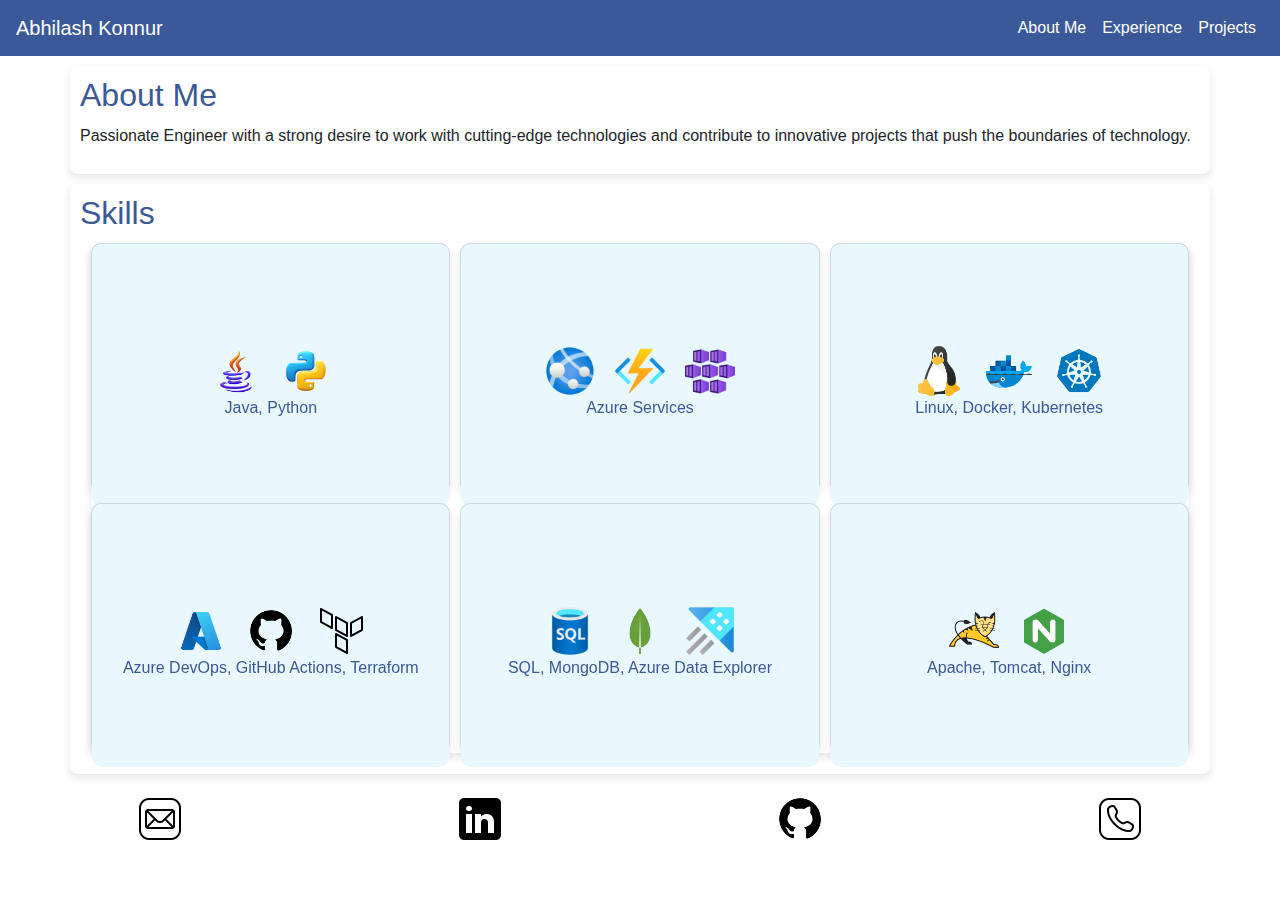
<file: index.html>
<!DOCTYPE html>
<html>
<head>
    <link rel="stylesheet" href="https://stackpath.bootstrapcdn.com/bootstrap/4.3.1/css/bootstrap.min.css">
    <title>About Me and Skills</title>
    <style>
        body {
            display: flex;
            flex-direction: column;
            min-height: 100vh;
            background-color: #ffffff;
        }
        .about-me, .skills, .contact-info {
            text-align: left;
            margin: 1%;
            width: auto;
            background-color: #ffffff;
            border-radius: 8px;
            box-shadow: 0 4px 8px rgba(0, 0, 0, 0.1);
        }
        .navbar {
            background-color: #3b5998;
        }
        .navbar-brand, .nav-link {
            color: #ffffff !important;
        }
        .about-me {
            display: flex;
            justify-content: center;
            align-items: center;
            flex-direction: column;
            margin-top: 20px;
        }
        .container {
            background-color: #ffffff;
            margin-top: 10px;
            padding: 10px;
            border-radius: 8px;
            box-shadow: 0 4px 8px rgba(0, 0, 0, 0.1);
        }
        .contact-info {
            display: flex;
            justify-content: space-around;
            margin: 20px auto;
            width: 72%;
            max-width: 1200px;
        }
        .icon-container {
            display: flex;
            justify-content: space-around; /* This makes the gap dynamic */
            margin-bottom: 15px;
            margin-top: 15px;
            flex-wrap: wrap;
        }
        .skills {
            display: grid;
            grid-template-columns: repeat(auto-fit, minmax(300px, 1fr));
            gap: 10px;
            margin-top: 5px;
        }
        .card-container {
            perspective: 1000px;
        }
        .card {
            width: 100%;
            height: 250px;
            position: relative;
            transform-style: preserve-3d;
            transition: transform 0.5s, box-shadow 0.3s;
            cursor: pointer;
            border-radius: 10px;
            box-shadow: 0 4px 8px rgba(0, 0, 0, 0.1);
            padding: 15px;
            display: flex;
            flex-direction: column;
            align-items: center;
            text-align: center;
            background-color: #e9f7fe; /* Set a consistent background color */
        }
        .card:hover {
            transform: translateY(-10px);
            box-shadow: 0 8px 16px rgba(0, 0, 0, 0.2);
        }
        .card .front,
        .card .back {
            position: absolute;
            width: 100%;
            height: 100%;
            backface-visibility: hidden;
            display: flex;
            flex-direction: column;
            align-items: center;
            justify-content: center;
            padding: 10px;
            border-radius: 10px;
            color: #3b5998;
        }
        .card .front {
            background-color: #e9f7fe;
        }
        .card .back {
            background-color: #cfe2f3;
            transform: rotateY(180deg);
        }
        .card.flipped {
            transform: rotateY(180deg);
        }
        .card-icon {
            width: 50px;
            height: 50px;
            margin: 0 10px; /* Ensure icons have space between them */
        }
        .title {
            font-size: 2rem;
            color: #3b5998;
            margin-bottom: 10px;
        }
        .card-content {
            display: flex;
            align-items: center;
            justify-content: center;
            flex-wrap: wrap;
        }
        .contact-icon {
            position: relative;
            width: 60px;
            height: 60px;
            border-radius: 50%;
            display: flex;
            align-items: center;
            justify-content: center;
            color: #3b5998;
            font-size: 24px;
            transition: transform 0.3s, width 0.3s, height 0.3s;
            cursor: pointer;
            border: 2px solid transparent; /* Add a transparent border to maintain size */
        }
        .contact-icon img {
            width: 50px;
            height: 50px;
        }
        .contact-icon:hover {
            transform: scale(1.2);
        }
        .contact-info-content {
            position: absolute;
            top: 0;
            left: 70px;
            white-space: nowrap;
            background-color: #ffffff;
            color: #3b5998;
            border-radius: 8px;
            box-shadow: 0 4px 8px rgba(0, 0, 0, 0.1);
            overflow: hidden;
            opacity: 0;
            transition: width 0.3s, height 0.3s, opacity 0.3s;
            display: flex;
            align-items: center;
            justify-content: center;
            padding: 10px;
            font-size: 0.8rem;
        }
        .contact-icon.active .contact-info-content {
            opacity: 1;
        }
        .contact-info-content a {
            color: #3b5998;
            text-decoration: none;
        }
    </style>
</head>
<body>
    <nav class="navbar navbar-expand-lg">
        <a class="navbar-brand" href="#">Abhilash Konnur</a>
        <div class="collapse navbar-collapse">
            <ul class="navbar-nav ml-auto">
                <li class="nav-item active">
                    <a class="nav-link" href="index.html">About Me</a>
                </li>
                <li class="nav-item">
                    <a class="nav-link" href="education_experience.html">Experience</a>
                </li>
                <li class="nav-item">
                    <a class="nav-link" href="projects.html">Projects</a>
                </li>
            </ul>
        </div>
    </nav>
    <div class="container">
        <h2 class="title">About Me</h2>
        <p>Passionate Engineer with a strong desire to work with cutting-edge technologies and contribute to innovative projects that push the boundaries of technology.</p>
    </div>
    <div class="container">
        <h2 class="title">Skills</h2>
        <div class="skills">
            <div class="card-container">
                <div class="card" onclick="this.classList.toggle('flipped');">
                    <div class="front">
                        <div class="card-content">
                            <img src="java.png" alt="Java Icon" class="card-icon">
                            <img src="python.png" alt="Python Icon" class="card-icon">
                        </div>
                        Java, Python
                    </div>
                    <div class="back">
                        Proficient in Java and Python. Experience working with web application frameworks such as Spring Boot, Flask and Spring Cloud.
                        Automation using Azure Python Functions, Azure OpenAI.
                    </div>
                </div>
            </div>
            <div class="card-container">
                <div class="card" onclick="this.classList.toggle('flipped');">
                    <div class="front">
                        <div class="card-content">
                            <img src="AppServices.png" alt="AppService" class="card-icon">
                            <img src="FunctionApps.png" alt="FunctionApps" class="card-icon">
                            <img src="KubernetesServices.png" alt="Kubernetes" class="card-icon">
                        </div>
                        Azure Services
                    </div>
                    <div class="back">
                        Used several Azure Paas Services such as Azure App Service, Azure Container Apps, Azure Kubernetes Service, Azure File Storage, Azure Functions and Logic Apps to develop and deploy cloud based solutions.
                    </div>
                </div>
            </div>
            <div class="card-container">
                <div class="card" onclick="this.classList.toggle('flipped');">
                    <div class="front">
                        <div class="card-content">
                            <img src="linux.png" alt="Linux Icon" class="card-icon">
                            <img src="docker.png" alt="Docker Icon" class="card-icon">
                            <img src="kubernetes.png" alt="Kubernetes Icon" class="card-icon">
                        </div>
                        Linux, Docker, Kubernetes
                    </div>
                    <div class="back">
                        Created docker containers for cloud deployments and Kubernetes, used scripting to manage Linux workloads.
                    </div>
                </div>
            </div>
            <div class="card-container">
                <div class="card" onclick="this.classList.toggle('flipped');">
                    <div class="front">
                        <div class="card-content">
                            <img src="azure.png" alt="Azure Icon" class="card-icon">
                            <img src="github.png" alt="GitHub Icon" class="card-icon">
                            <img src="terraform.png" alt="Terraform Icon" class="card-icon">
                        </div>
                        Azure DevOps, GitHub Actions, Terraform
                    </div>
                    <div class="back">
                        Proficient in continuous integration/continuous deployment and infrastructure as code.
                    </div>
                </div>
            </div>
            <div class="card-container">
                <div class="card" onclick="this.classList.toggle('flipped');">
                    <div class="front">
                        <div class="card-content">
                            <img src="SQLDatabase.png" alt="Azure SQL" class="card-icon">
                            <img src="mongodb.png" alt="MongoDB Icon" class="card-icon">
                            <img src="DataExplorer.png" alt="Azure Data Explorer" class="card-icon">
                        </div>
                        SQL, MongoDB, Azure Data Explorer
                    </div>
                    <div class="back">
                        Experienced with relational, NoSQL databases and Data warehouse.
                    </div>
                </div>
            </div>
            <div class="card-container">
                <div class="card" onclick="this.classList.toggle('flipped');">
                    <div class="front">
                        <div class="card-content">
                            <img src="tomcat.png" alt="Tomcat Icon" class="card-icon">
                            <img src="nginx.png" alt="Nginx Icon" class="card-icon">
                        </div>
                        Apache, Tomcat, Nginx
                    </div>
                    <div class="back">
                        Experience with server setup, configuration, and management.
                    </div>
                </div>
            </div>
        </div>
    </div>
    <div class="icon-container">
        <div class="contact-icon" onclick="showContactInfo(this)">
            <img src="email.png" alt="Email Icon">
            <div class="contact-info-content">abhilashkonnur1@gmail.com</div>
        </div>
        <div class="contact-icon" onclick="window.open('https://www.linkedin.com/in/abhilash-konnur-1b484b123?utm_source=share&utm_campaign=share_via&utm_content=profile&utm_medium=android_app', '_blank')">
            <img src="linkedin.png" alt="LinkedIn Icon">
            <div class="contact-info-content">LinkedIn</div>
        </div>
        <div class="contact-icon" onclick="window.open('https://github.com/abhilashmk', '_blank')">
            <img src="github.png" alt="GitHub Icon">
            <div class="contact-info-content">GitHub</div>
        </div>
        <div class="contact-icon" onclick="showContactInfo(this)">
            <img src="phone.png" alt="Phone Icon">
            <div class="contact-info-content">+91-9164824591</div>
        </div>
    </div>

    <script>
        function showContactInfo(element) {
            // Hide previously shown contact info
            const activeIcons = document.querySelectorAll('.contact-icon.active');
            activeIcons.forEach(icon => {
                if (icon !== element) {
                    icon.classList.remove('active');
                }
            });

            // Show the contact info for the clicked icon
            element.classList.toggle('active');
        }
    </script>
</body>
</html>
</file>
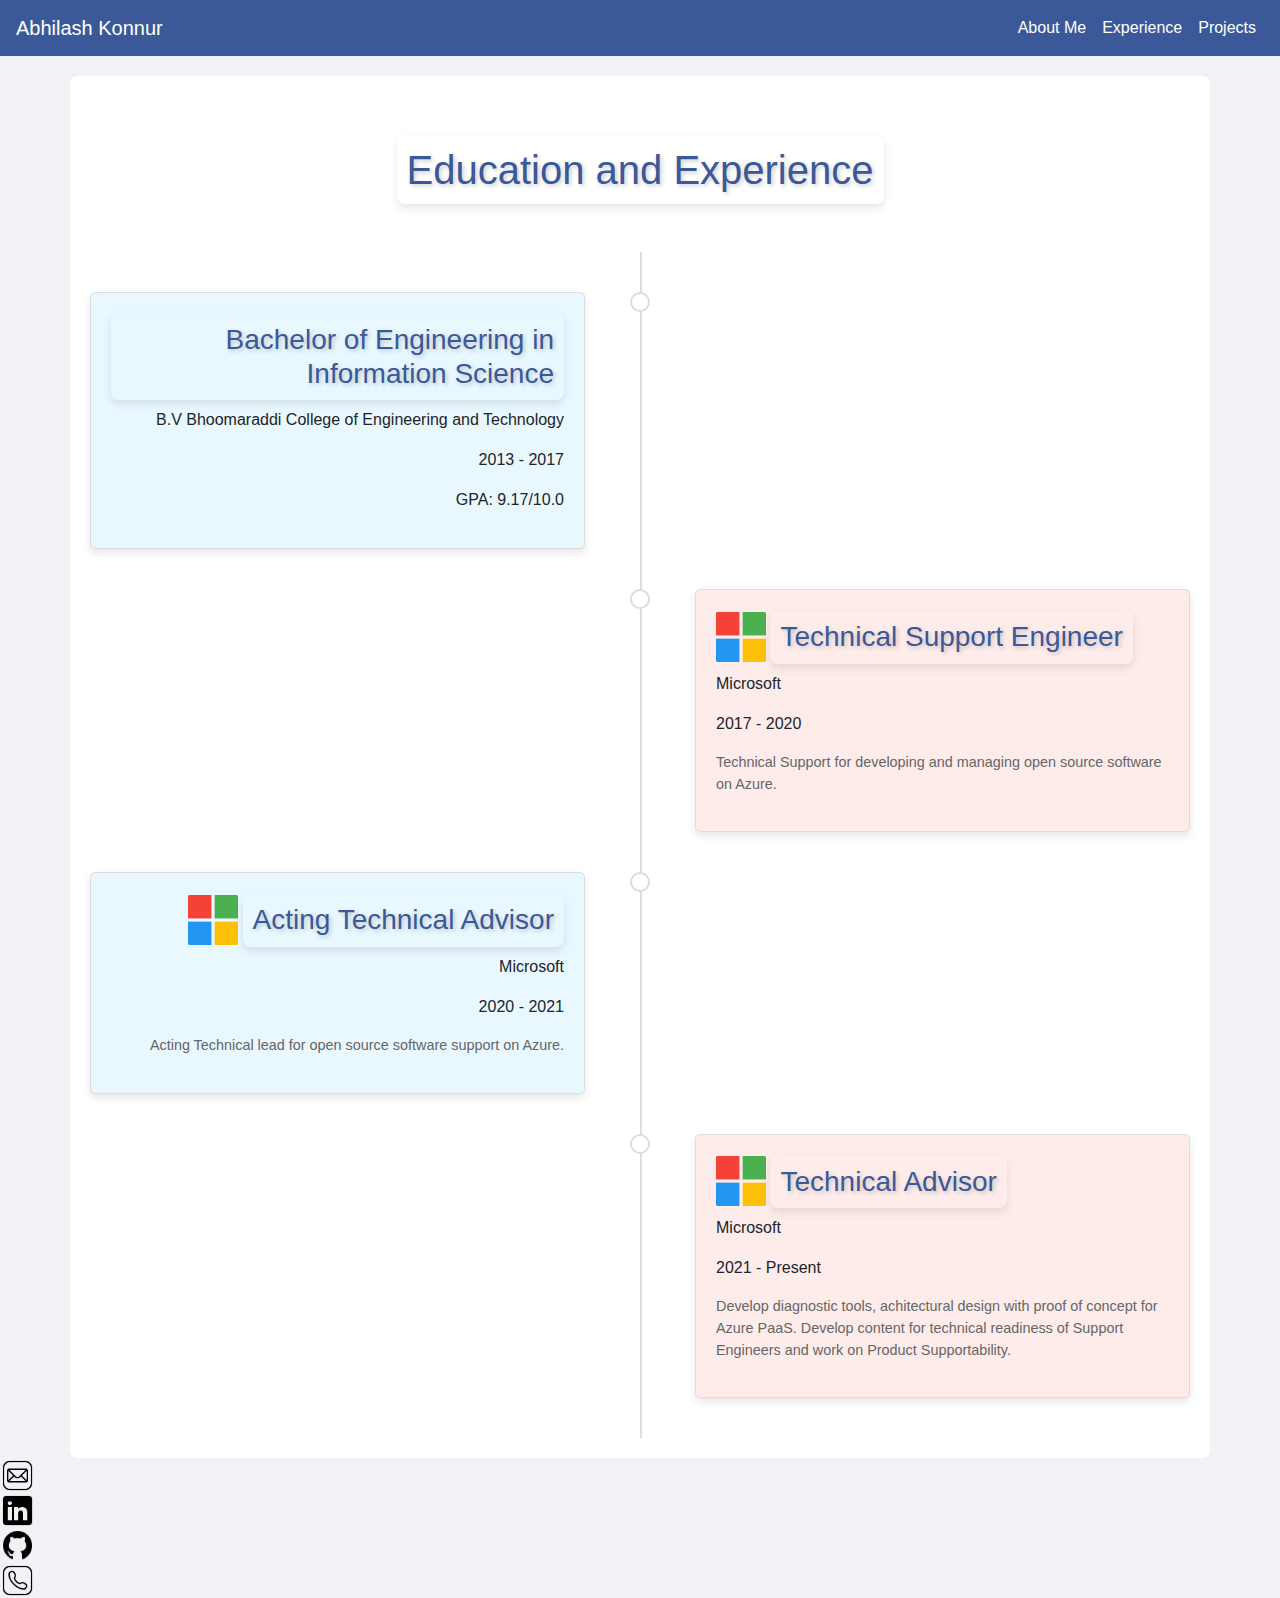
<file: education_experience.html>
<!DOCTYPE html>
<html lang="en">
<head>
    <meta charset="UTF-8">
    <meta name="viewport" content="width=device-width, initial-scale=1.0">
    <title>Education and Experience</title>
    <link href="https://maxcdn.bootstrapcdn.com/bootstrap/4.5.2/css/bootstrap.min.css" rel="stylesheet">
    <style>
        body {
            display: flex;
            flex-direction: column;
            justify-content: space-between;
            background-color: #f0f2f5;
        }
        .navbar {
            background-color: #3b5998;
        }
        .navbar-brand, .nav-link {
            color: #ffffff !important;
        }
        .container {
            background-color: #ffffff;
            margin-top: 20px;
            padding: 20px;
            border-radius: 8px;
        }
        .timeline {
            position: relative;
            padding: 20px 0;
        }
        .timeline::before {
            content: '';
            position: absolute;
            top: 0;
            bottom: 0;
            left: 50%;
            width: 2px;
            background: #ddd;
        }
        .timeline-item {
            display: flex;
            justify-content: flex-end;
            padding: 20px 0;
            position: relative;
        }
        .timeline-item::before {
            content: '';
            position: absolute;
            top: 20px;
            left: calc(50% - 10px);
            width: 20px;
            height: 20px;
            background: #fff;
            border: 2px solid #ddd;
            border-radius: 50%;
            z-index: 1;
        }
        .timeline-content {
            width: 45%;
            padding: 20px;
            background: #fff;
            border: 1px solid #ddd;
            border-radius: 5px;
            position: relative;
            background-color: #f8f9fa;
            box-shadow: 0 4px 8px rgba(0, 0, 0, 0.1);
            transition: transform 0.3s, box-shadow 0.3s;
        }
        .timeline-content:hover {
            transform: translateY(-10px);
            box-shadow: 0 8px 16px rgba(0, 0, 0, 0.2);
        }
        .timeline-content.left {
            order: 1;
            text-align: right;
            background-color: #e9f7fe;
        }
        .timeline-content.right {
            order: 2;
            background-color: #fdecea;
        }
        .timeline-item:nth-child(odd) {
            justify-content: flex-start;
        }
        .company-logo {
            max-width: 50px;
            max-height: 50px;
            margin-bottom: 10px;
        }
        contact-icon {
            position: relative;
            width: 60px;
            height: 60px;
            border-radius: 50%;
            display: flex;
            align-items: center;
            justify-content: center;
            color: #3b5998;
            font-size: 24px;
            transition: transform 0.3s, width 0.3s, height 0.3s;
            cursor: pointer;
            border: 2px solid transparent; /* Add a transparent border to maintain size */
        }
        .contact-icon img {
            width: 35px;
            height: 35px;
        }
        .contact-icon:hover {
            transform: scale(1.2);
        }
        .contact-info-content {
            position: absolute;
            top: 0;
            left: 70px;
            white-space: nowrap;
            background-color: #ffffff;
            color: #3b5998;
            border-radius: 8px;
            box-shadow: 0 4px 8px rgba(0, 0, 0, 0.1);
            overflow: hidden;
            opacity: 0;
            transition: width 0.3s, height 0.3s, opacity 0.3s;
            display: flex;
            align-items: center;
            justify-content: center;
            padding: 10px;
            font-size: 0.8rem;
        }
        .contact-icon.active .contact-info-content {
            opacity: 1;
        }
        .contact-info-content a {
            color: #3b5998;
            text-decoration: none;
        }
        .title-wrapper {
            text-align: center;
            margin: 40px 0;
        }
        h1, h3 {
            color: #3b5998;
            text-shadow: 2px 2px 4px rgba(0, 0, 0, 0.2);
            box-shadow: 0 4px 8px rgba(0, 0, 0, 0.1);
            padding: 10px;
            border-radius: 8px;
            display: inline-block;
            transition: transform 0.3s, box-shadow 0.3s;
        }
        h1:hover, h3:hover {
            transform: translateY(-10px);
            box-shadow: 0 8px 16px rgba(0, 0, 0, 0.2);
        }
        .job-description {
            font-size: 0.9em;
            color: #666;
            margin-top: 10px;
        }
    </style>
</head>
<body>
    <nav class="navbar navbar-expand-lg">
        <a class="navbar-brand" href="#">Abhilash Konnur</a>
        <div class="collapse navbar-collapse">
            <ul class="navbar-nav ml-auto">
                <li class="nav-item active">
                    <a class="nav-link" href="index.html">About Me</a>
                </li>
                <li class="nav-item">
                    <a class="nav-link" href="education_experience.html">Experience</a>
                </li>
                <li class="nav-item">
                    <a class="nav-link" href="projects.html">Projects</a>
                </li>
            </ul>
        </div>
    </nav>

    <div class="container">
        <div class="title-wrapper">
            <h1>Education and Experience</h1>
        </div>
        <div class="timeline">
            <!-- Education 1 -->
            <div class="timeline-item">
                <div class="timeline-content left">
                    <h3>Bachelor of Engineering in Information Science</h3>
                    <p>B.V Bhoomaraddi College of Engineering and Technology</p>
                    <p>2013 - 2017</p>
                    <p>GPA: 9.17/10.0</p>
                </div>
            </div>
            <!-- Work Experience 1 -->
            <div class="timeline-item">
                <div class="timeline-content right">
                    <img src="microsoft.png" alt="Microsoft" class="company-logo">
                    <h3>Technical Support Engineer</h3>
                    <p>Microsoft</p>
                    <p>2017 - 2020</p>
                    <p class="job-description">Technical Support for developing and managing open source software on Azure.</p>
                </div>
            </div>
            <!-- Work Experience 2 -->
            <div class="timeline-item">
                <div class="timeline-content left">
                    <img src="microsoft.png" alt="Microsoft" class="company-logo">
                    <h3>Acting Technical Advisor</h3>
                    <p>Microsoft</p>
                    <p>2020 - 2021</p>
                    <p class="job-description">Acting Technical lead for open source software support on Azure.</p>
                </div>
            </div>
            <!-- Work Experience 3 -->
            <div class="timeline-item">
                <div class="timeline-content right">
                    <img src="microsoft.png" alt="Microsoft" class="company-logo">
                    <h3>Technical Advisor</h3>
                    <p>Microsoft</p>
                    <p>2021 - Present</p>
                    <p class="job-description">Develop diagnostic tools, achitectural design with proof of concept for Azure PaaS. Develop content for technical readiness of Support Engineers and work on Product Supportability.</p>
                </div>
            </div>
        </div>
    </div>

    <div class="icon-container">
        <div class="contact-icon" onclick="showContactInfo(this)">
            <img src="email.png" alt="Email Icon">
            <div class="contact-info-content">abhilashkonnur1@gmail.com</div>
        </div>
        <div class="contact-icon" onclick="window.open('https://www.linkedin.com/in/abhilash-konnur-1b484b123?utm_source=share&utm_campaign=share_via&utm_content=profile&utm_medium=android_app', '_blank')">
            <img src="linkedin.png" alt="LinkedIn Icon">
            <div class="contact-info-content">LinkedIn</div>
        </div>
        <div class="contact-icon" onclick="window.open('https://github.com/abhilashmk', '_blank')">
            <img src="github.png" alt="GitHub Icon">
            <div class="contact-info-content">GitHub</div>
        </div>
        <div class="contact-icon" onclick="showContactInfo(this)">
            <img src="phone.png" alt="Phone Icon">
            <div class="contact-info-content">+91-9164824591</div>
        </div>
    </div>

    <script>
        function showContactInfo(element) {
            // Hide previously shown contact info
            const activeIcons = document.querySelectorAll('.contact-icon.active');
            activeIcons.forEach(icon => {
                if (icon !== element) {
                    icon.classList.remove('active');
                }
            });

            // Show the contact info for the clicked icon
            element.classList.toggle('active');
        }
    </script>

    <script src="https://code.jquery.com/jquery-3.5.1.slim.min.js"></script>
    <script src="https://cdn.jsdelivr.net/npm/@popperjs/core@2.9.3/dist/umd/popper.min.js"></script>
    <script src="https://stackpath.bootstrapcdn.com/bootstrap/4.5.2/js/bootstrap.min.js"></script>
</body>
</html>
</file>
